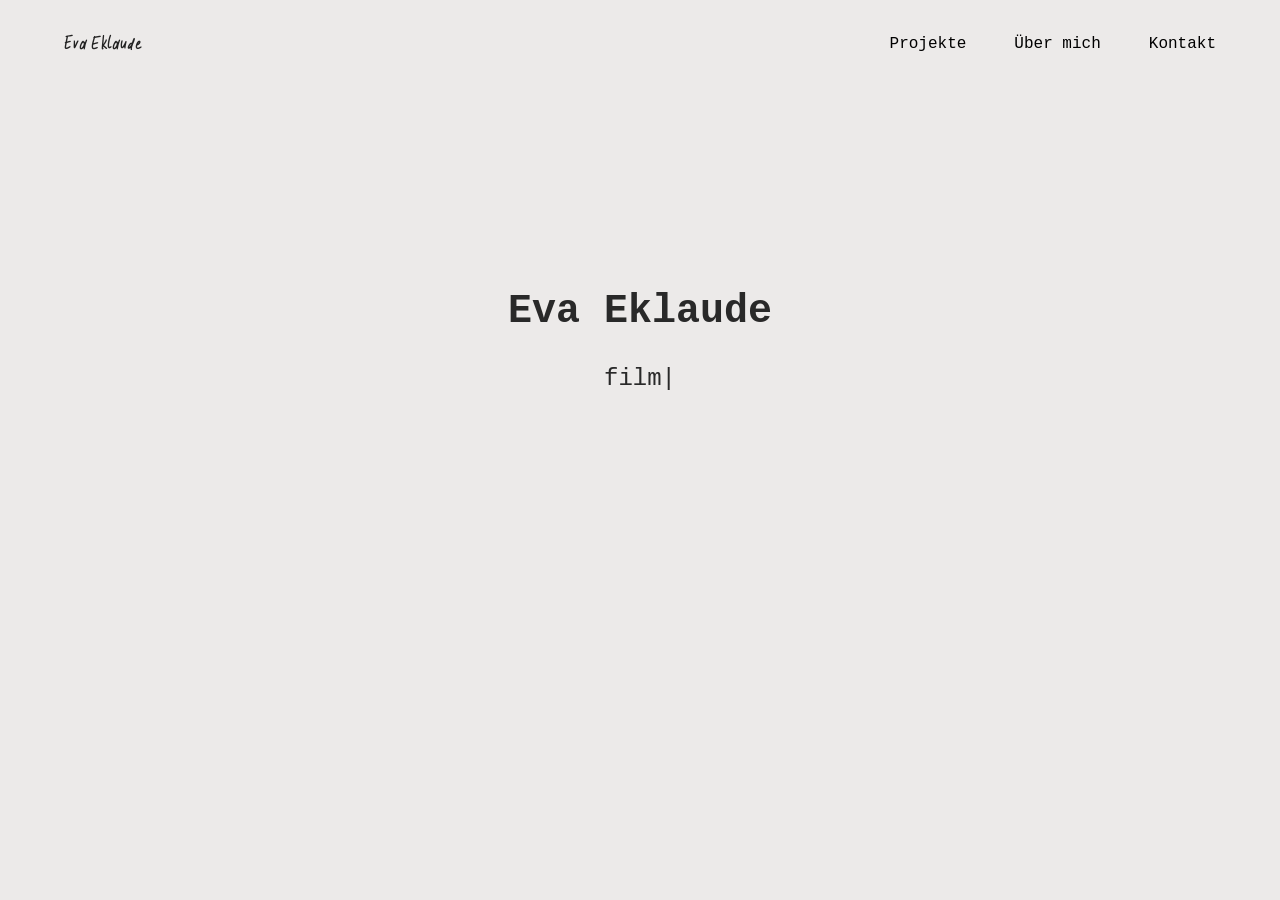
<file: index.html>
<!DOCTYPE html>
<html lang="de">

<head>
  <meta charset="UTF-8">
  <meta name="viewport" content="width=device-width, initial-scale=1.0">
  <title>Portfolio – Startseite</title>
  <link rel="stylesheet" href="assets/css/main.css">
  <link rel="stylesheet" href="assets/css/index.css">
</head>

<body>
  <header>
    <nav>
      <!-- Logo bleibt gleich -->
      <a href="index.html" class="logo">Eva Eklaude</a>
      
      <!-- NEU: Burger Menu Button (nur auf Mobile sichtbar) -->
      <button class="burger-menu" aria-label="Menü öffnen">
        <span></span>
        <span></span>
        <span></span>
      </button>
      
      <!-- WICHTIG: Class "nav-links" am ul hinzufügen! -->
      <ul class="nav-links">
        <li><a href="work.html" class="pencil-link">Projekte</a></li>
        <li><a href="about.html" class="pencil-link">Über mich</a></li>
        <li><a href="contact.html" class="pencil-link">Kontakt</a></li>
      </ul>
    </nav>
  </header>

  <main>
    <section class="hero">
      <h1>Eva Eklaude</h1>
      <p>
     <span id="typewriter"></span><span class="cursor">|</span>
      </p>

    </section>
  </main>



  <script src="assets/js/main.js"></script>
  <script src="assets/js/index.js"></script>
</body>
</html>
</file>
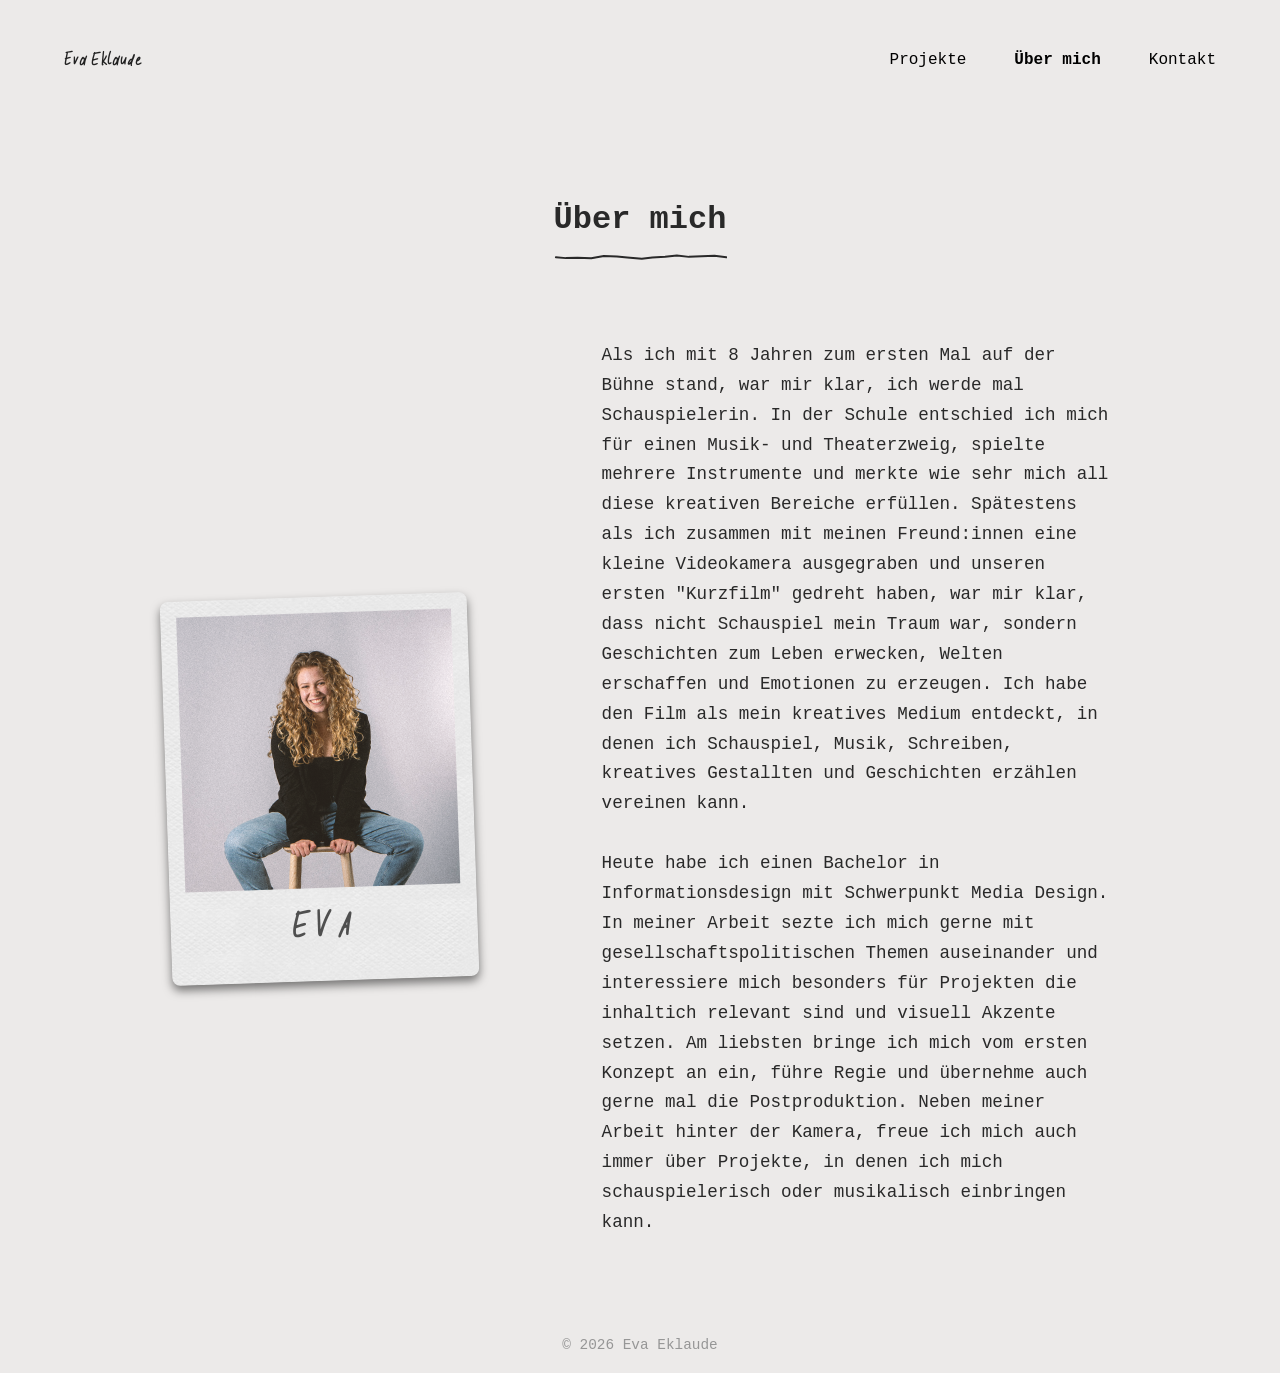
<file: about.html>
<!DOCTYPE html>
<html lang="de">
<head>
  <meta charset="UTF-8">
  <meta name="viewport" content="width=device-width, initial-scale=1.0">
  <title>Portfolio – Über mich</title>
  <link rel="stylesheet" href="assets/css/main.css">
  <link rel="stylesheet" href="assets/css/about.css">
</head>

<body>
  <header>
   <!DOCTYPE html>
<html lang="de">

<head>
  <meta charset="UTF-8">
  <meta name="viewport" content="width=device-width, initial-scale=1.0">
  <title>Portfolio – Beispiel</title>
  <link rel="stylesheet" href="assets/css/main.css">
</head>

<body>
  <header>
    <nav>
      <!-- Logo bleibt gleich -->
      <a href="index.html" class="logo">Eva Eklaude</a>
      
      <!-- NEU: Burger Menu Button (nur auf Mobile sichtbar) -->
      <button class="burger-menu" aria-label="Menü öffnen">
        <span></span>
        <span></span>
        <span></span>
      </button>
      
      <!-- WICHTIG: Class "nav-links" am ul hinzufügen! -->
      <ul class="nav-links">
        <li><a href="work.html" class="pencil-link">Projekte</a></li>
        <li><a href="about.html" class="pencil-link active">Über mich</a></li>
        <li><a href="contact.html" class="pencil-link">Kontakt</a></li>
      </ul>
    </nav>
  </header>

  <main>
    <h1>Über mich</h1>

    <section class="about">
        <div class="polaroid about-polaroid random-rotate">
         <img src="assets/img/portrait.png" alt="Portrait of me">
       <p class="polaroid-caption">Eva</p>
    </div>



      <div class="about-text">
        <p>
      Als ich mit 8 Jahren zum ersten Mal auf der Bühne stand, war mir klar, ich werde mal Schauspielerin. 
      In der Schule entschied ich mich für einen Musik- und Theaterzweig, spielte mehrere Instrumente und merkte wie sehr mich all diese kreativen Bereiche 
      erfüllen. Spätestens als ich zusammen mit meinen Freund:innen eine kleine Videokamera ausgegraben und unseren ersten "Kurzfilm" gedreht haben, war mir
      klar, dass nicht Schauspiel mein Traum war, sondern Geschichten zum Leben erwecken, Welten erschaffen und Emotionen zu erzeugen. Ich habe den Film als 
      mein kreatives Medium entdeckt, in denen ich Schauspiel, Musik, Schreiben, kreatives Gestallten und Geschichten erzählen vereinen kann. 
          <br><br>
      Heute habe ich einen Bachelor in Informationsdesign mit Schwerpunkt Media Design. In meiner Arbeit sezte ich mich gerne mit gesellschaftspolitischen Themen 
      auseinander und interessiere mich besonders für Projekten die inhaltich relevant sind und visuell Akzente setzen. Am liebsten bringe ich mich vom 
      ersten Konzept an ein, führe Regie und übernehme auch gerne mal die Postproduktion. Neben meiner Arbeit hinter der Kamera, freue ich mich auch immer über Projekte, in denen ich mich schauspielerisch oder musikalisch einbringen kann.
        </p>
      </div>
    </section>
  </main>

  <footer>
    <p>&copy; 2026 Eva Eklaude</p>
  </footer>

  <script src="assets/js/main.js"></script>
  <script src="assets/js/about.js"></script>
</body>
</html>
</file>
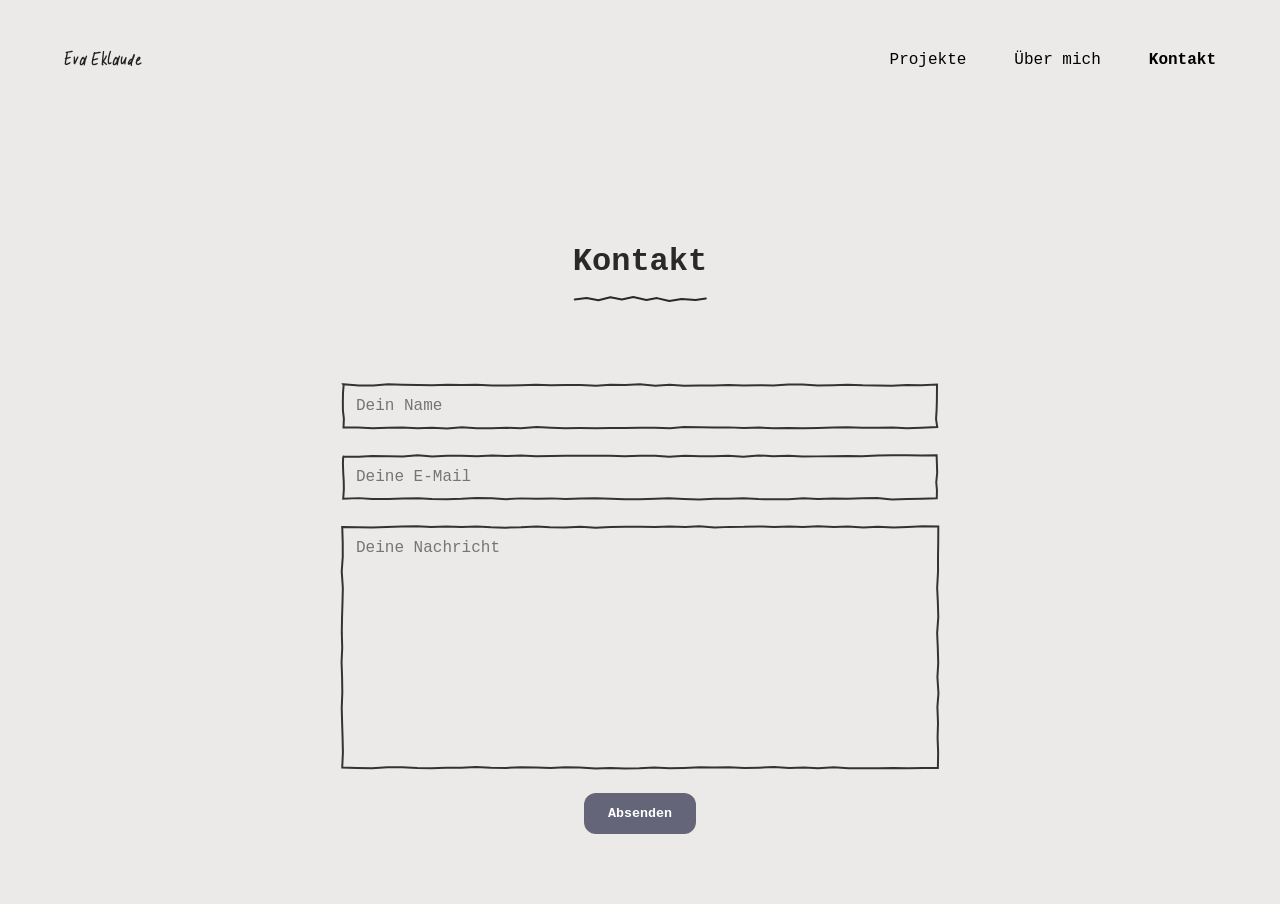
<file: alt contact.html>
<!DOCTYPE html>
<html lang="de">
<head>
  <meta charset="UTF-8">
  <meta name="viewport" content="width=device-width, initial-scale=1.0">
  <title>Portfolio – Kontakt</title>

  <link rel="stylesheet" href="assets/css/main.css">
  <link rel="stylesheet" href="assets/css/contact.css">
</head>

<body>
  <header>
    <!DOCTYPE html>
<html lang="de">

<head>
  <meta charset="UTF-8">
  <meta name="viewport" content="width=device-width, initial-scale=1.0">
  <title>Portfolio – Beispiel</title>
  <link rel="stylesheet" href="assets/css/main.css">
</head>

<body>
  <header>
    <nav>
      <!-- Logo bleibt gleich -->
      <a href="index.html" class="logo">Eva Eklaude</a>
      
      <!-- NEU: Burger Menu Button (nur auf Mobile sichtbar) -->
      <button class="burger-menu" aria-label="Menü öffnen">
        <span></span>
        <span></span>
        <span></span>
      </button>
      
      <!-- WICHTIG: Class "nav-links" am ul hinzufügen! -->
      <ul class="nav-links">
        <li><a href="work.html" class="pencil-link">Projekte</a></li>
        <li><a href="about.html" class="pencil-link">Über mich</a></li>
        <li><a href="contact.html" class="pencil-link active">Kontakt</a></li>
      </ul>
    </nav>
  </header>

  </header>

  <main>
    <section class="contact">
      <h1>Kontakt</h1>
       <form id="contact-form">
  <div class="input-wrapper">
    <input type="text" name="name" placeholder="Dein Name" required>
  </div>
  <div class="input-wrapper">
    <input type="email" name="email" placeholder="Deine E-Mail" required>
  </div>
  <div class="input-wrapper">
    <textarea name="message" placeholder="Deine Nachricht" rows="12" required></textarea>
  </div>
  <button type="submit">Absenden</button>
</form>
    
      <p id="success-msg">
        Danke! Deine Nachricht wurde erfolgreich gesendet.
      </p>
    </section>
  </main>

  <script src="assets/js/main.js"></script>
  <script src="assets/js/contact.js"></script>
</body>
</html>
</file>
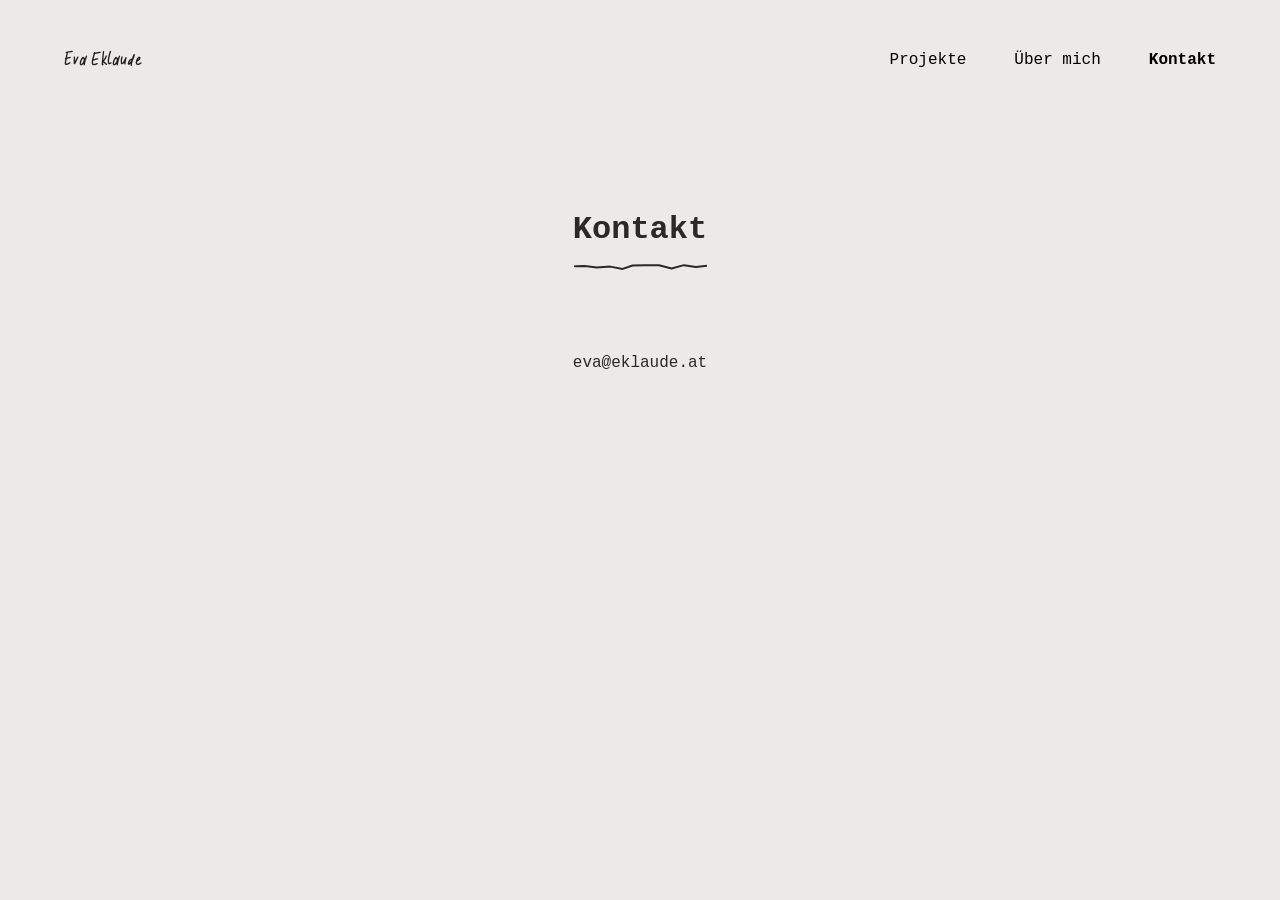
<file: contact.html>
<!DOCTYPE html>
<html lang="de">
<head>
  <meta charset="UTF-8">
  <meta name="viewport" content="width=device-width, initial-scale=1.0">
  <title>Portfolio – Kontakt</title>

  <link rel="stylesheet" href="assets/css/main.css">
  <link rel="stylesheet" href="assets/css/contact.css">
</head>

<body>
  <header>
    <!DOCTYPE html>
<html lang="de">

<head>
  <meta charset="UTF-8">
  <meta name="viewport" content="width=device-width, initial-scale=1.0">
  <title>Portfolio – Beispiel</title>
  <link rel="stylesheet" href="assets/css/main.css">
</head>

<body>
  <header>
    <nav>
      <!-- Logo bleibt gleich -->
      <a href="index.html" class="logo">Eva Eklaude</a>
      
      <!-- NEU: Burger Menu Button (nur auf Mobile sichtbar) -->
      <button class="burger-menu" aria-label="Menü öffnen">
        <span></span>
        <span></span>
        <span></span>
      </button>
      
      <!-- WICHTIG: Class "nav-links" am ul hinzufügen! -->
      <ul class="nav-links">
        <li><a href="work.html" class="pencil-link">Projekte</a></li>
        <li><a href="about.html" class="pencil-link">Über mich</a></li>
        <li><a href="contact.html" class="pencil-link active">Kontakt</a></li>
      </ul>
    </nav>
  </header>

  <main>
    <section class="contact">
      <h1>Kontakt</h1>
      <p> eva@eklaude.at</p>
    </section>

  </main>

  <script src="assets/js/main.js"></script>
  <script src="assets/js/contact.js"></script>
</body>
</html>
</file>
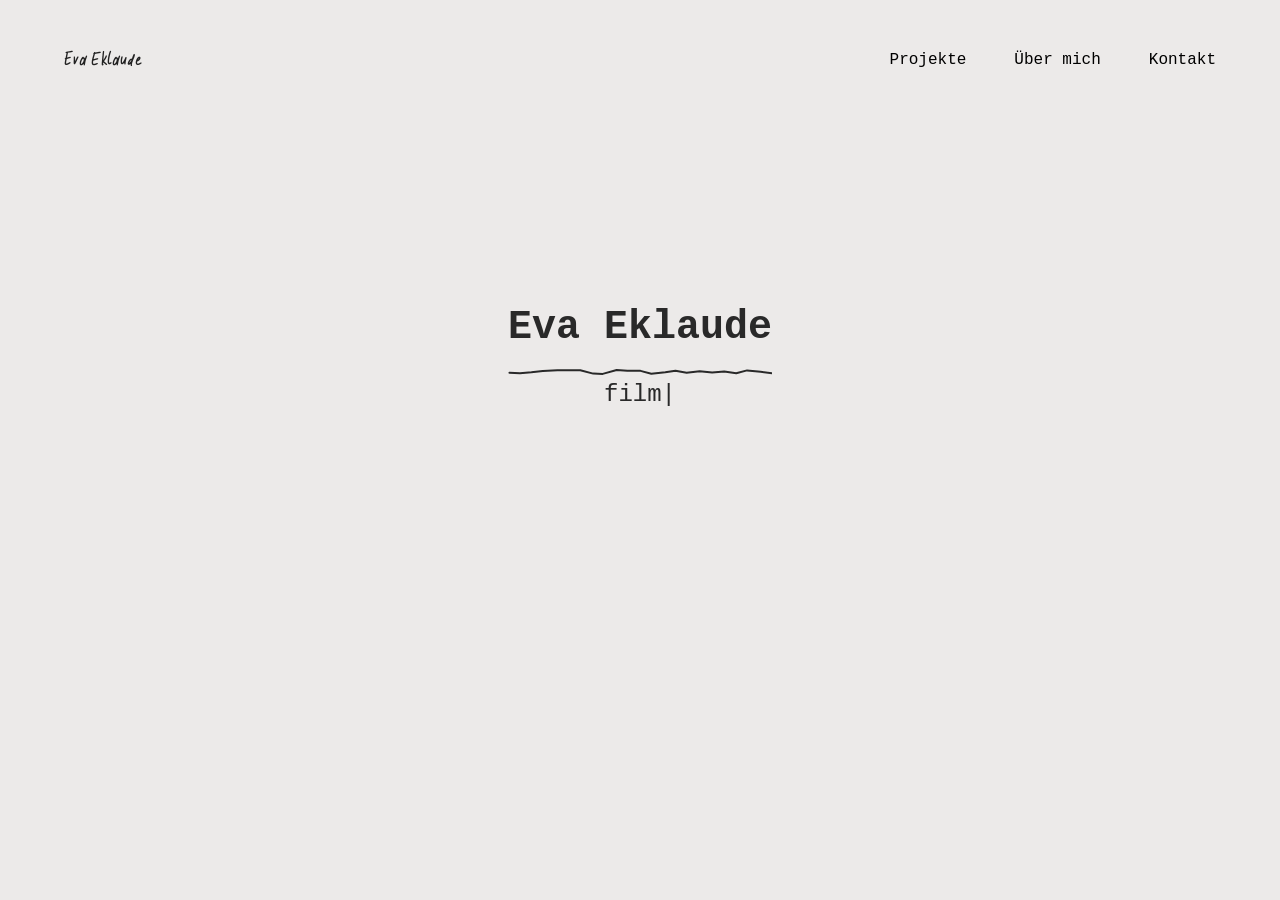
<file: home.html>
<!DOCTYPE html>
<html lang="de">

<head>
  <meta charset="UTF-8">
  <meta name="viewport" content="width=device-width, initial-scale=1.0">
  <title>Portfolio – Startseite</title>
  <link rel="stylesheet" href="assets/css/main.css">
  <link rel="stylesheet" href="assets/css/home.css">
</head>

<body>
  <header>
   <!DOCTYPE html>
<html lang="de">

<head>
  <meta charset="UTF-8">
  <meta name="viewport" content="width=device-width, initial-scale=1.0">
  <title>Portfolio – Beispiel</title>
  <link rel="stylesheet" href="assets/css/main.css">
</head>

<body>
  <header>
    <nav>
      <!-- Logo bleibt gleich -->
      <a href="home.html" class="logo">Eva Eklaude</a>
      
      <!-- NEU: Burger Menu Button (nur auf Mobile sichtbar) -->
      <button class="burger-menu" aria-label="Menü öffnen">
        <span></span>
        <span></span>
        <span></span>
      </button>
      
      <!-- WICHTIG: Class "nav-links" am ul hinzufügen! -->
      <ul class="nav-links">
        <li><a href="work.html" class="pencil-link">Projekte</a></li>
        <li><a href="about.html" class="pencil-link">Über mich</a></li>
        <li><a href="contact.html" class="pencil-link">Kontakt</a></li>
      </ul>
    </nav>
  </header>

  <main>
    <section class="hero">
      <h1>Eva Eklaude</h1>
      <p>
     <span id="typewriter"></span><span class="cursor">|</span>
      </p>

    </section>
  </main>



  <script src="assets/js/main.js"></script>
  <script src="assets/js/home.js"></script>
</body>
</html>
</file>
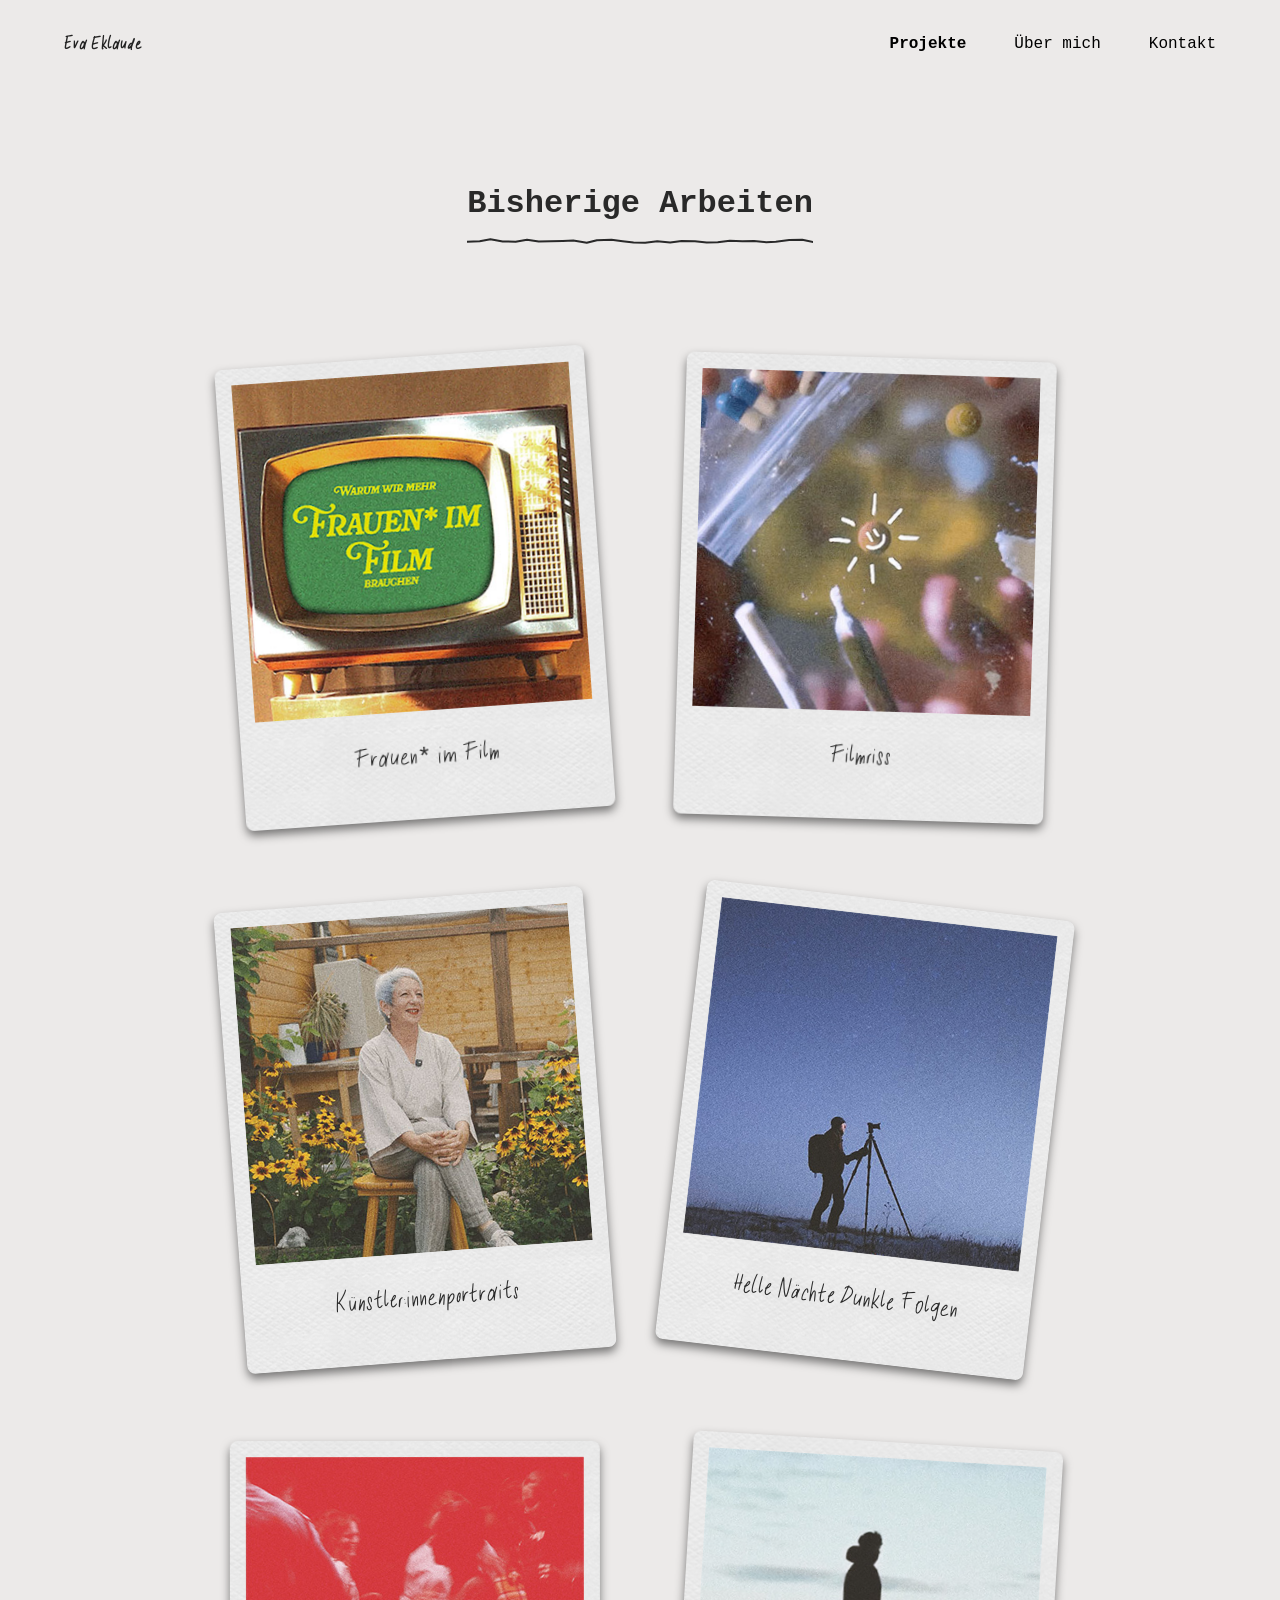
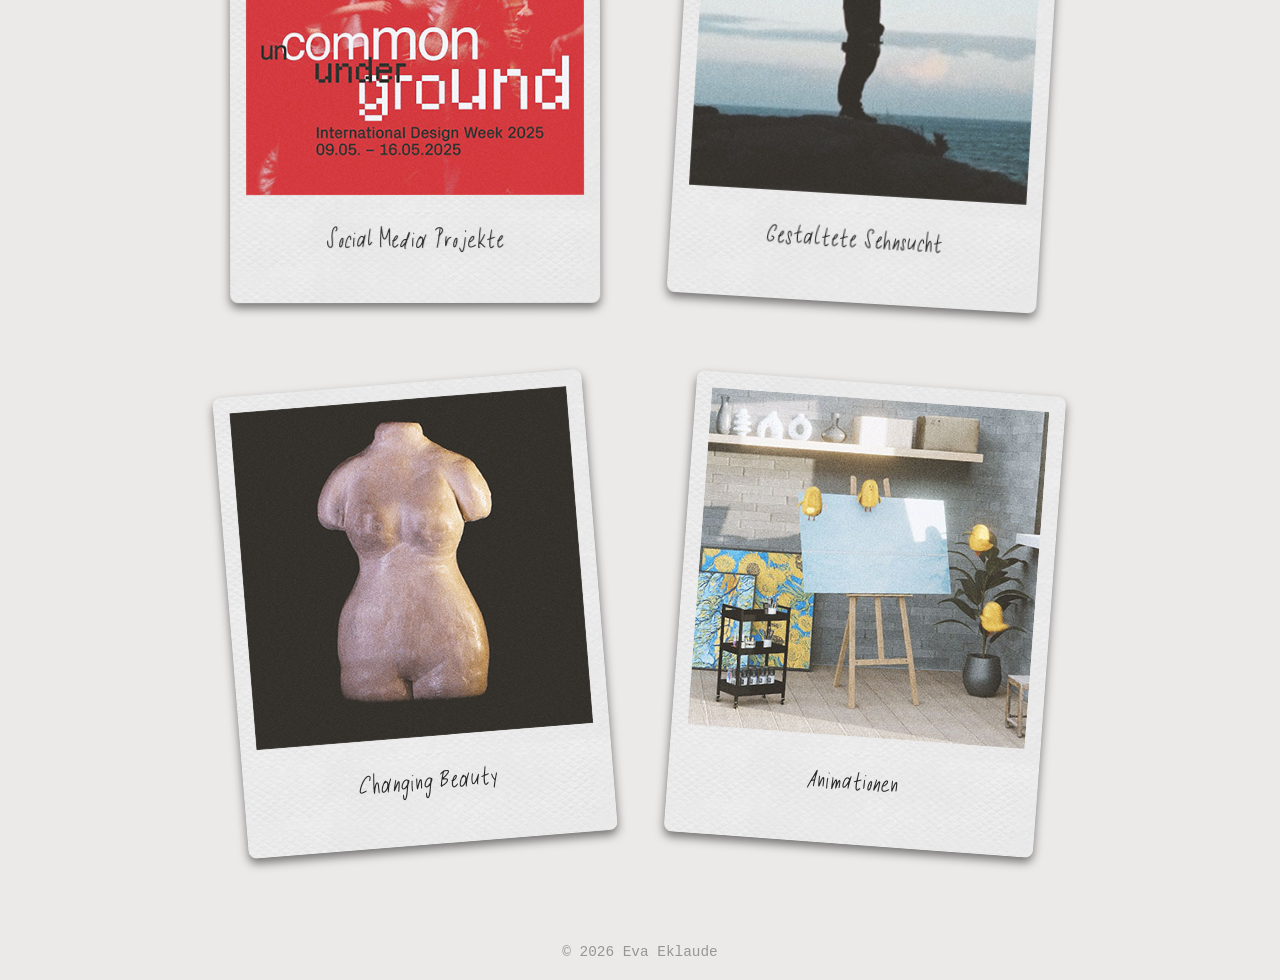
<file: work.html>
<!DOCTYPE html>
<html lang="de">
<head>
  <meta charset="UTF-8">
  <meta name="viewport" content="width=device-width, initial-scale=1.0">
  <title>Portfolio – Projekte</title>
  <link rel="stylesheet" href="assets/css/main.css">
  <link rel="stylesheet" href="assets/css/work.css">
</head>
<body>
  <header>
<nav>
  <a href="index.html" class="logo">Eva Eklaude</a>
  
  <!-- NEU: Burger Menu Button -->
  <button class="burger-menu" aria-label="Menü öffnen">
    <span></span>
    <span></span>
    <span></span>
  </button>
  
  <!-- NEU: Class "nav-links" am ul -->
  <ul class="nav-links">
    <li><a href="work.html" class="pencil-link active">Projekte</a></li>
    <li><a href="about.html" class="pencil-link">Über mich</a></li>
    <li><a href="contact.html" class="pencil-link">Kontakt</a></li>
  </ul>
</nav>
  </header>

  <main>
    <section class="projects-section">
      <h1>Bisherige Arbeiten</h1>
      <div class="project-gallery"></div>
    </section>
  </main>

  <footer>
    <p>&copy; 2026 Eva Eklaude</p>
  </footer>

  <script src="assets/js/main.js"></script>
  <script src="assets/js/workoverview_gallery.js"></script>
</body>
</html>
</file>
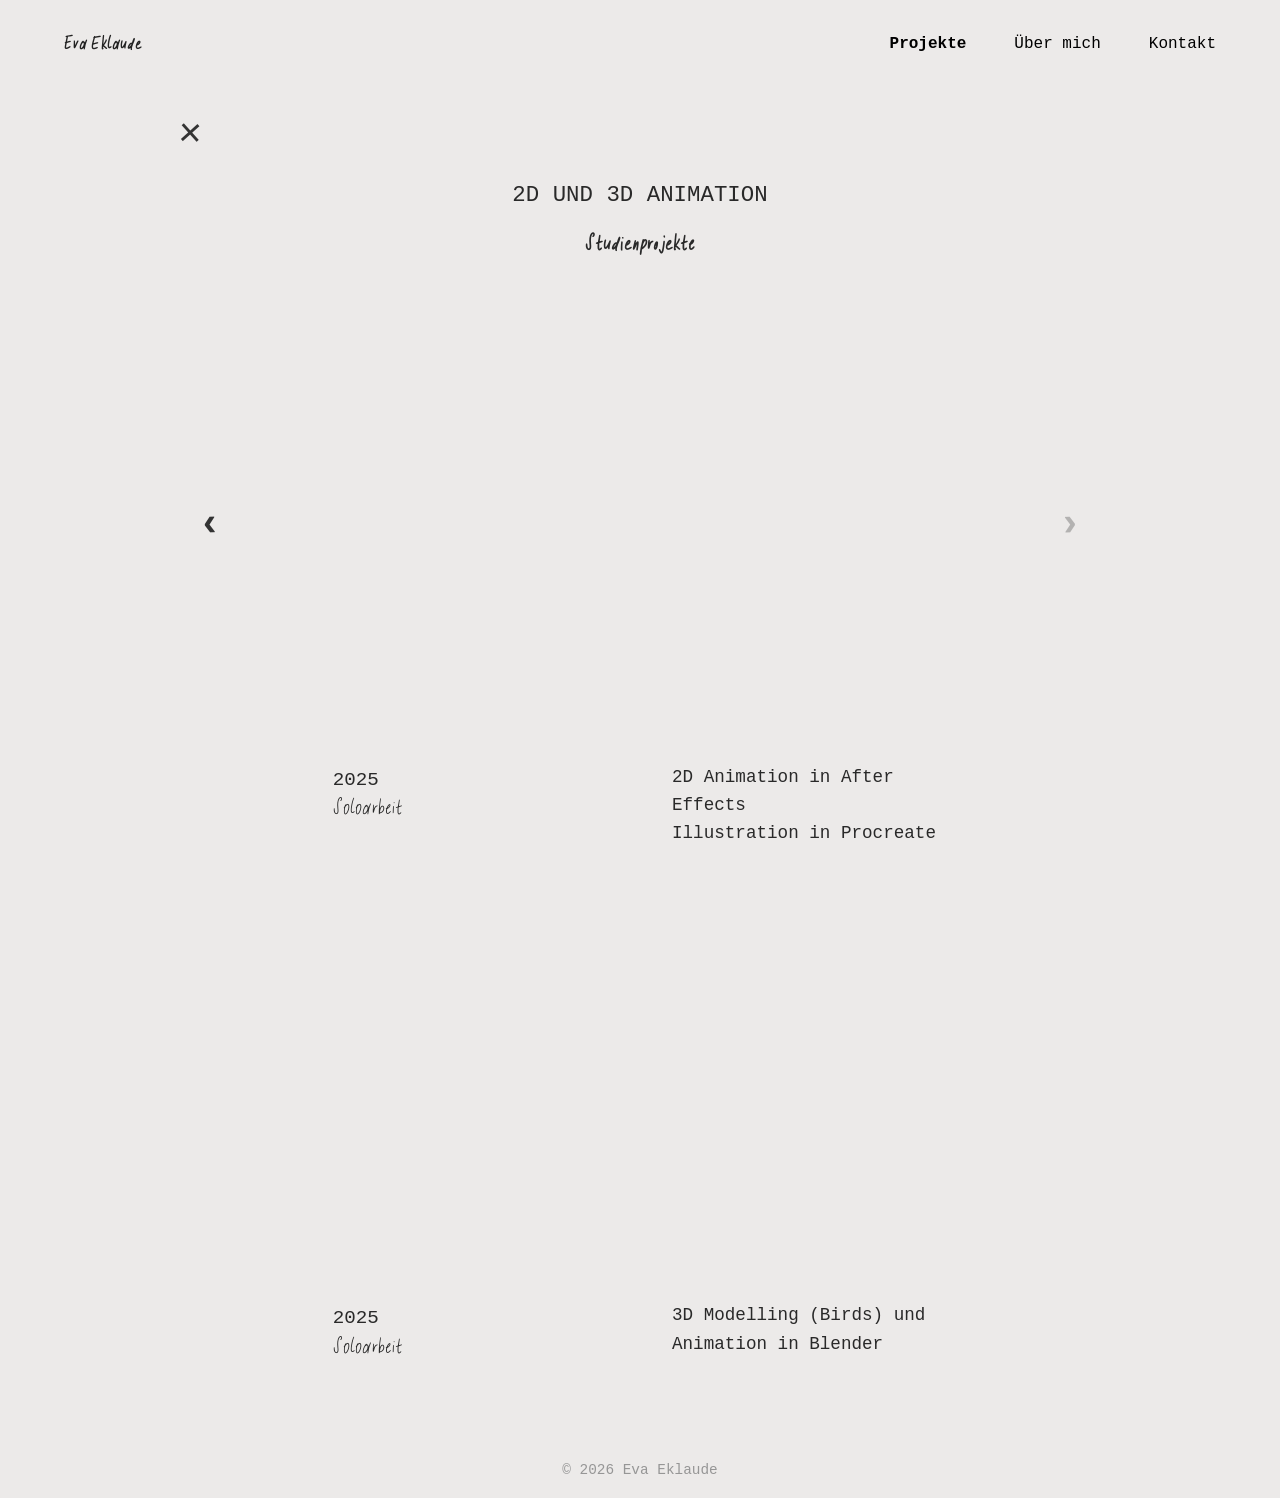
<file: projects/animation.html>
<!DOCTYPE html>
<html lang="de">
<head>
  <meta charset="UTF-8">
  <meta name="viewport" content="width=device-width, initial-scale=1.0">
  <title>Animation</title>
  <link rel="stylesheet" href="../assets/css/main.css">
  <link rel="stylesheet" href="../assets/css/projects.css">
</head>
<body>
  <header>
   <nav>
  <a href="/Portfolio/index.html" class="logo">Eva Eklaude</a>
  
  <!-- NEU: Burger Button -->
  <button class="burger-menu" aria-label="Menü öffnen">
    <span></span>
    <span></span>
    <span></span>
  </button>
  
  <!-- Class hinzufügen: nav-links -->
  <ul class="nav-links">
    <li><a href="../work.html" class="pencil-link active">Projekte</a></li>
    <li><a href="../about.html" class="pencil-link">Über mich</a></li>
    <li><a href="../contact.html" class="pencil-link">Kontakt</a></li>
  </ul>
</nav>
  </header>

  <main>
    <button class="project-nav-back" aria-label="Zurück zur Übersicht">×</button>

    <h1 class="project-title">2D UND 3D ANIMATION</h1>
    <h2 class="project-subtitle">Studienprojekte</h2>

    <!-- Projekt Video -->
    <section class="project-hero">
      <!-- Projekt Navigation -->
      <div class="project-navigation">
        <button class="project-nav-btn project-nav-prev" aria-label="Vorheriges Projekt">‹</button>
        <button class="project-nav-btn project-nav-next" aria-label="Nächstes Projekt">›</button>
      </div>
      
      <div class="video-wrapper">
       <iframe width="560" height="315" src="https://www.youtube.com/embed/mO6Vec6usXs">
      </iframe>
      </div>
    </section>

    <!-- Projektdetails -->
    <section class="project-details">
      <div class="details-left">
        <p>2025 <br> Soloarbeit</p>
      </div>
      <div class="details-right">
        <p>
           2D Animation in After Effects <br> Illustration in Procreate 
        </p>
      </div>
    </section>

    <div class="video-wrapper">
       <iframe width="560" height="315" src="https://www.youtube.com/embed/JrEGiCy2VX4">
      </iframe>
      </div>
    </section>

    <!-- Projektdetails -->
    <section class="project-details">
      <div class="details-left">
        <p>2025 <br> Soloarbeit</p>
      </div>
      <div class="details-right">
        <p>
          3D Modelling (Birds) und Animation in Blender
        </p>
      </div>
    </section>

    
  </main>

  <footer>
    <p>&copy; 2026 Eva Eklaude</p>
  </footer>

  <script src="../assets/js/main.js"></script>
  <script src="../assets/js/projects.js"></script>
  <script src="../assets/js/project-navigation.js"></script>

</body>
</html>
</file>
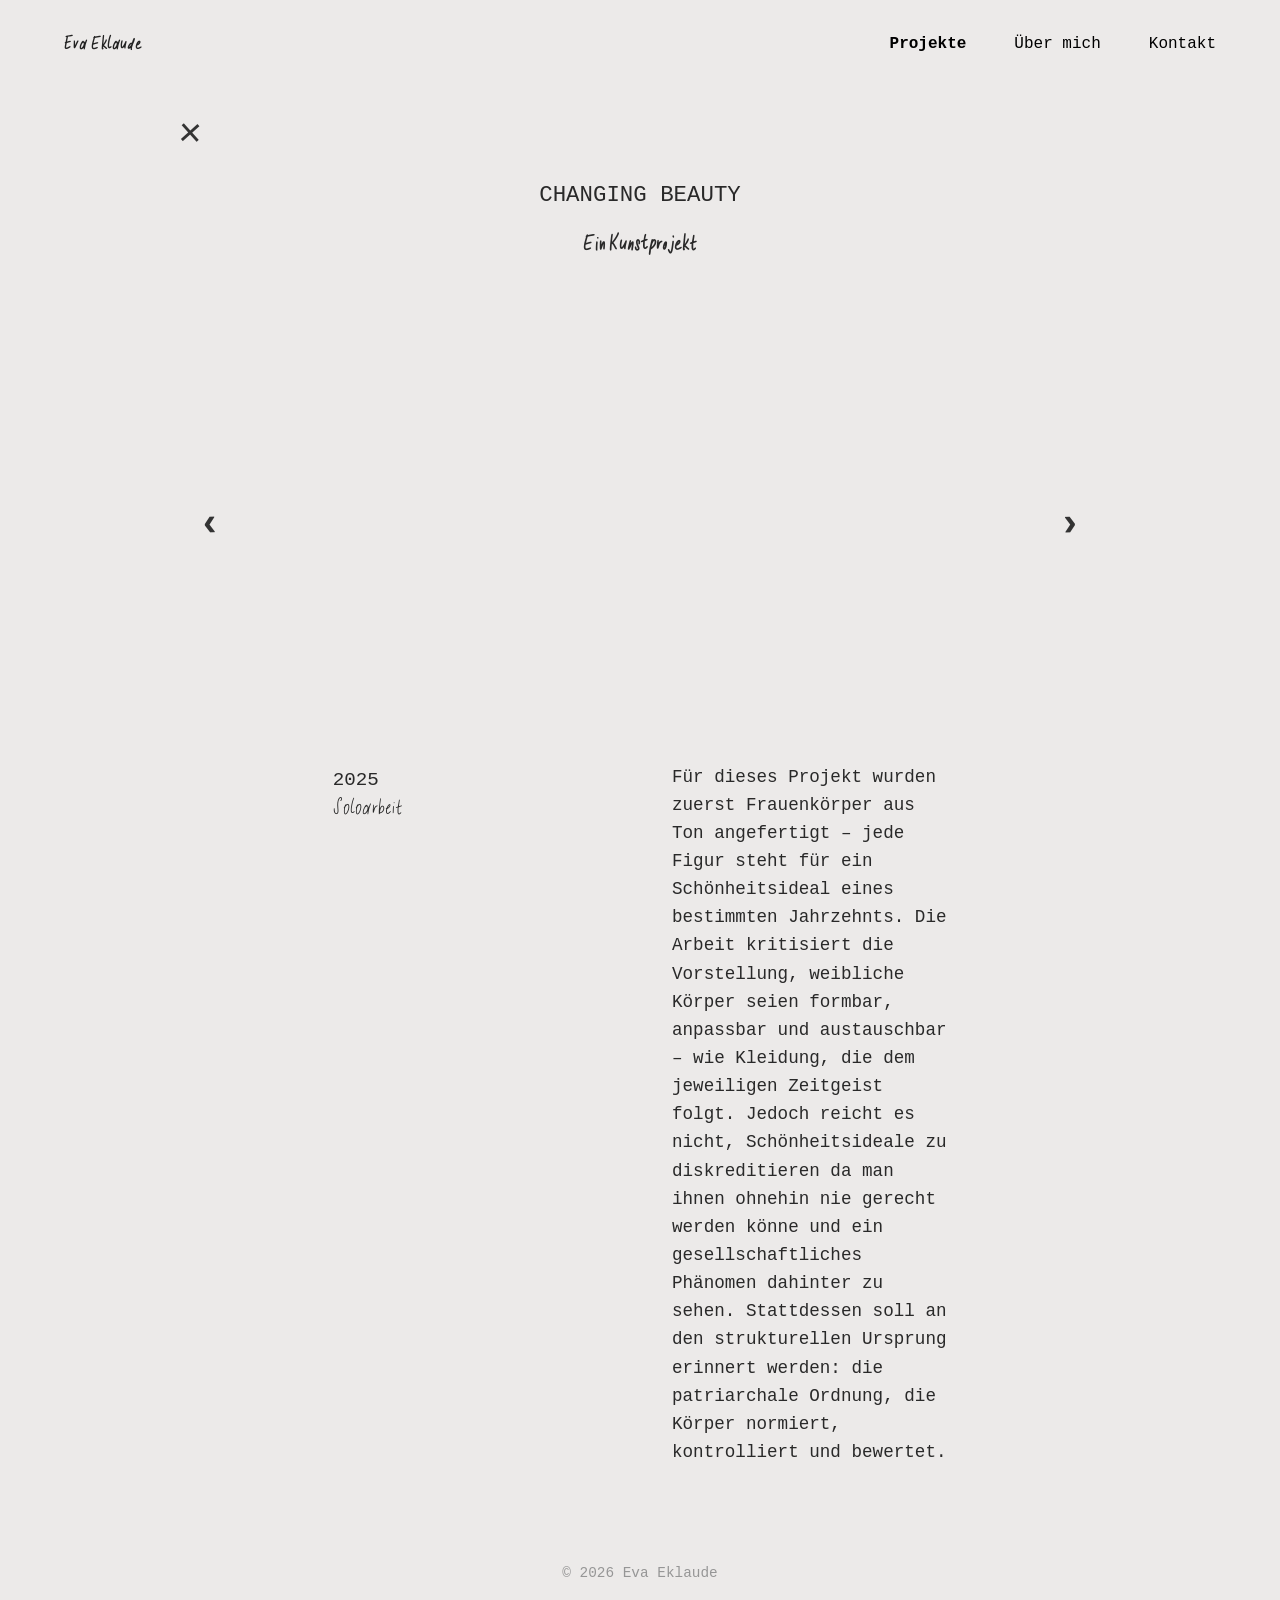
<file: projects/changing-beauty.html>
<!DOCTYPE html>
<html lang="de">
<head>
  <meta charset="UTF-8">
  <meta name="viewport" content="width=device-width, initial-scale=1.0">
  <title>Changing Beauty</title>
  <link rel="stylesheet" href="../assets/css/main.css">
  <link rel="stylesheet" href="../assets/css/projects.css">
</head>
<body>
  <header>
      <nav>
  <a href="/Portfolio/index.html" class="logo">Eva Eklaude</a>
  
  <!-- NEU: Burger Button -->
  <button class="burger-menu" aria-label="Menü öffnen">
    <span></span>
    <span></span>
    <span></span>
  </button>
  
  <!-- Class hinzufügen: nav-links -->
  <ul class="nav-links">
    <li><a href="../work.html" class="pencil-link active">Projekte</a></li>
    <li><a href="../about.html" class="pencil-link">Über mich</a></li>
    <li><a href="../contact.html" class="pencil-link">Kontakt</a></li>
  </ul>
</nav>
  </header>

  <main>
    <button class="project-nav-back" aria-label="Zurück zur Übersicht">×</button>

    <h1 class="project-title">CHANGING BEAUTY</h1>
    <h2 class="project-subtitle">Ein Kunstprojekt</h2>

    <!-- Projekt Video -->
    <section class="project-hero">
      <!-- Projekt Navigation -->
      <div class="project-navigation">
        <button class="project-nav-btn project-nav-prev" aria-label="Vorheriges Projekt">‹</button>
        <button class="project-nav-btn project-nav-next" aria-label="Nächstes Projekt">›</button>
      </div>
      
      <div class="video-wrapper">
       <iframe width="560" height="315" src="https://www.youtube.com/embed/afWjwpSjbB8">
      </iframe>
      </div>
    </section>

    <!-- Projektdetails -->
    <section class="project-details">
      <div class="details-left">
        <p>2025 <br> Soloarbeit</p>
      </div>
      <div class="details-right">
        <p>
          Für dieses Projekt wurden zuerst Frauenkörper aus Ton angefertigt  – jede Figur steht für ein Schönheitsideal eines bestimmten Jahrzehnts. 
Die Arbeit kritisiert die Vorstellung, weibliche Körper seien formbar, anpassbar und austauschbar – wie Kleidung, die dem jeweiligen Zeitgeist folgt. Jedoch reicht es nicht, Schönheitsideale zu diskreditieren da man ihnen ohnehin nie gerecht werden könne und ein gesellschaftliches Phänomen dahinter zu sehen. Stattdessen soll an den strukturellen Ursprung erinnert werden: die patriarchale Ordnung, die Körper normiert, kontrolliert und bewertet.​​​​​​​
        </p>
      </div>
    </section>

   
  </main>

  <footer>
    <p>&copy; 2026 Eva Eklaude</p>
  </footer>

  <script src="../assets/js/main.js"></script>
  <script src="../assets/js/projects.js"></script>
  <script src="../assets/js/project-navigation.js"></script>

</body>
</html>
</file>
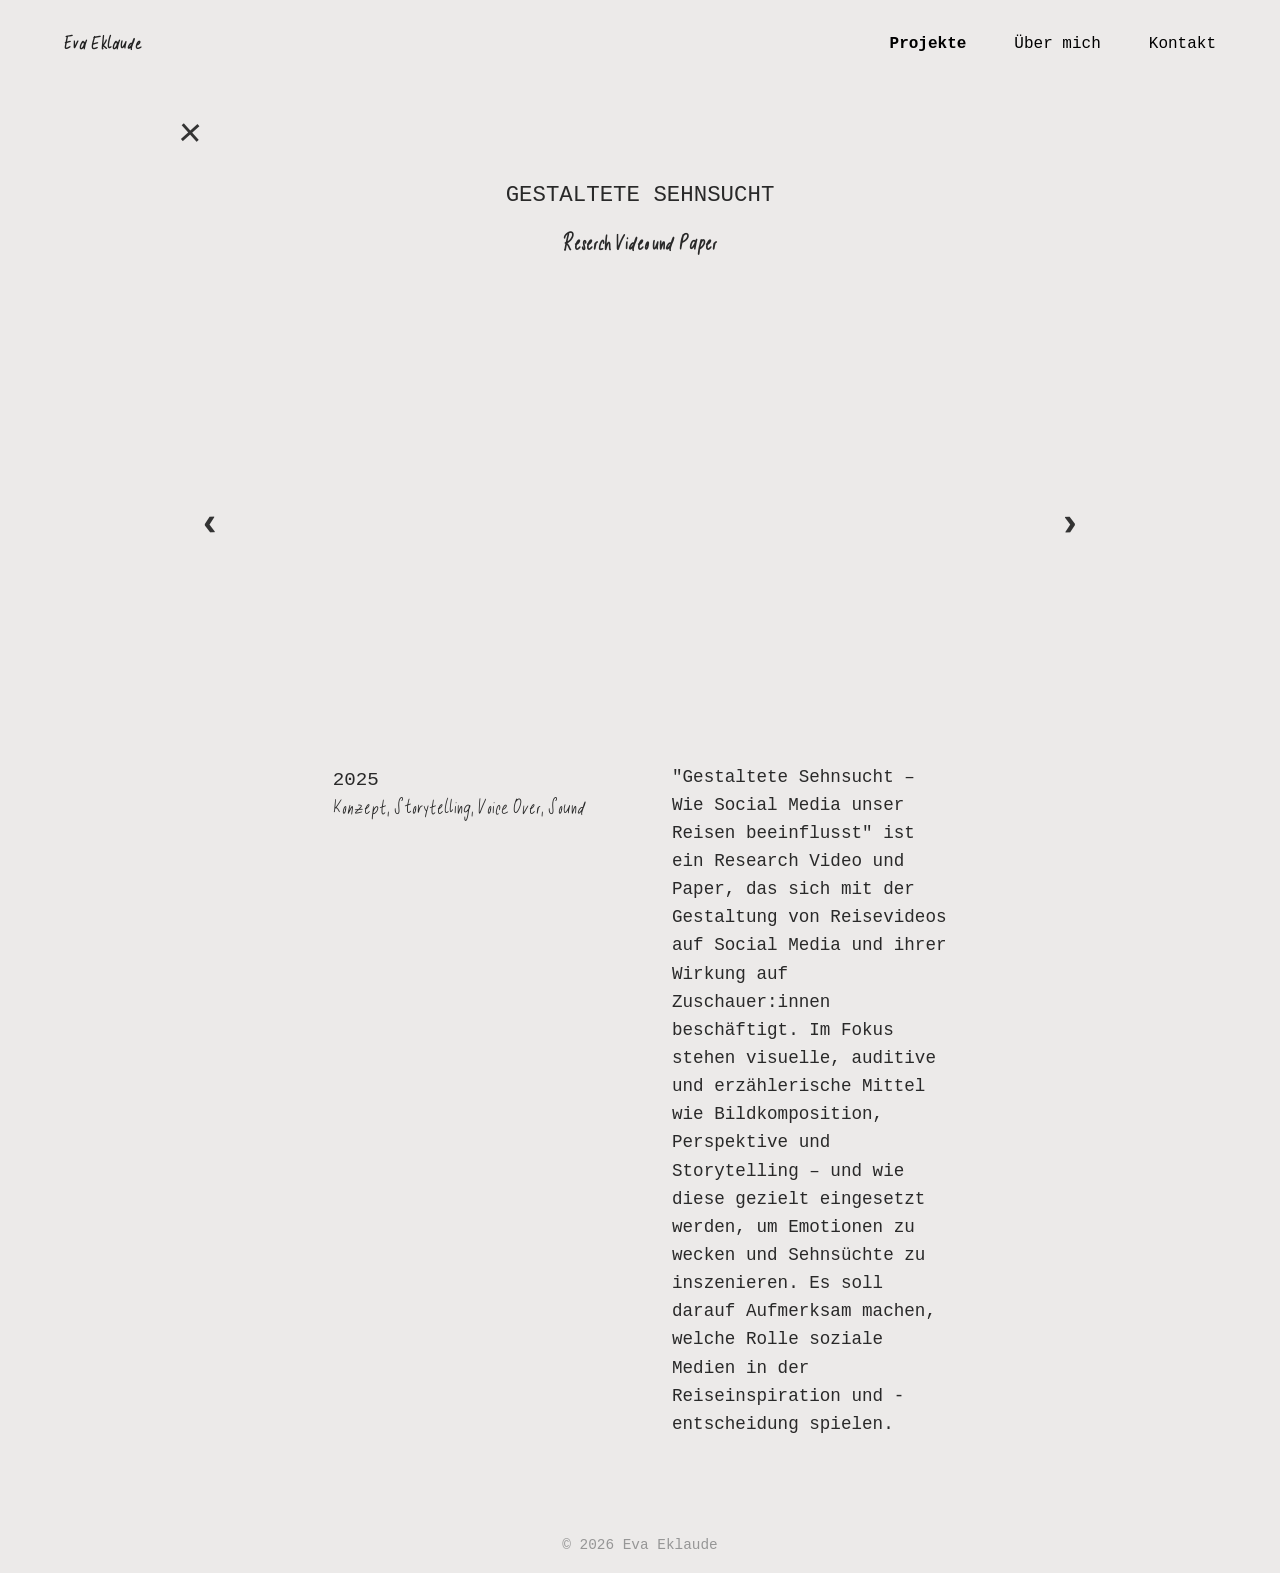
<file: projects/gestaltete-sehnsucht.html>
<!DOCTYPE html>
<html lang="de">
<head>
  <meta charset="UTF-8">
  <meta name="viewport" content="width=device-width, initial-scale=1.0">
  <title>Gestaltete Sehnsucht</title>
  <link rel="stylesheet" href="../assets/css/main.css">
  <link rel="stylesheet" href="../assets/css/projects.css">
</head>
<body>
  <header>
      <nav>
  <a href="/Portfolio/index.html" class="logo">Eva Eklaude</a>
  
  <!-- NEU: Burger Button -->
  <button class="burger-menu" aria-label="Menü öffnen">
    <span></span>
    <span></span>
    <span></span>
  </button>
  
  <!-- Class hinzufügen: nav-links -->
  <ul class="nav-links">
    <li><a href="../work.html" class="pencil-link active">Projekte</a></li>
    <li><a href="../about.html" class="pencil-link">Über mich</a></li>
    <li><a href="../contact.html" class="pencil-link">Kontakt</a></li>
  </ul>
</nav>
  </header>

  <main>
    <button class="project-nav-back" aria-label="Zurück zur Übersicht">×</button>

    <h1 class="project-title">GESTALTETE SEHNSUCHT</h1>
    <h2 class="project-subtitle">Reserch Video und Paper</h2>

    <!-- Projekt Video -->
    <section class="project-hero">
      <!-- Projekt Navigation -->
      <div class="project-navigation">
        <button class="project-nav-btn project-nav-prev" aria-label="Vorheriges Projekt">‹</button>
        <button class="project-nav-btn project-nav-next" aria-label="Nächstes Projekt">›</button>
      </div>
      
      <div class="video-wrapper">
       <iframe width="560" height="315" src="https://www.youtube.com/embed/VgUKGMAPgoY">
      </iframe>
      </div>
    </section>

    <!-- Projektdetails -->
    <section class="project-details">
      <div class="details-left">
        <p>2025 <br> Konzept, Storytelling, Voice Over, Sound</p>
      </div>
      <div class="details-right">
        <p>
        "Gestaltete Sehnsucht – Wie Social Media unser Reisen beeinflusst" ist ein Research Video und Paper, das sich mit der Gestaltung von Reisevideos auf Social Media und ihrer Wirkung auf Zuschauer:innen beschäftigt. Im Fokus stehen visuelle, auditive und erzählerische Mittel wie Bildkomposition, Perspektive und Storytelling – und wie diese gezielt eingesetzt werden, um Emotionen zu wecken und Sehnsüchte zu inszenieren. Es soll darauf Aufmerksam machen, welche Rolle soziale Medien in der Reiseinspiration und -entscheidung spielen.
        </p>
      </div>
    </section>
  </main>

  <footer>
    <p>&copy; 2026 Eva Eklaude</p>
  </footer>

  <script src="../assets/js/main.js"></script>
  <script src="../assets/js/projects.js"></script>
  <script src="../assets/js/project-navigation.js"></script>

</body>
</html>
</file>
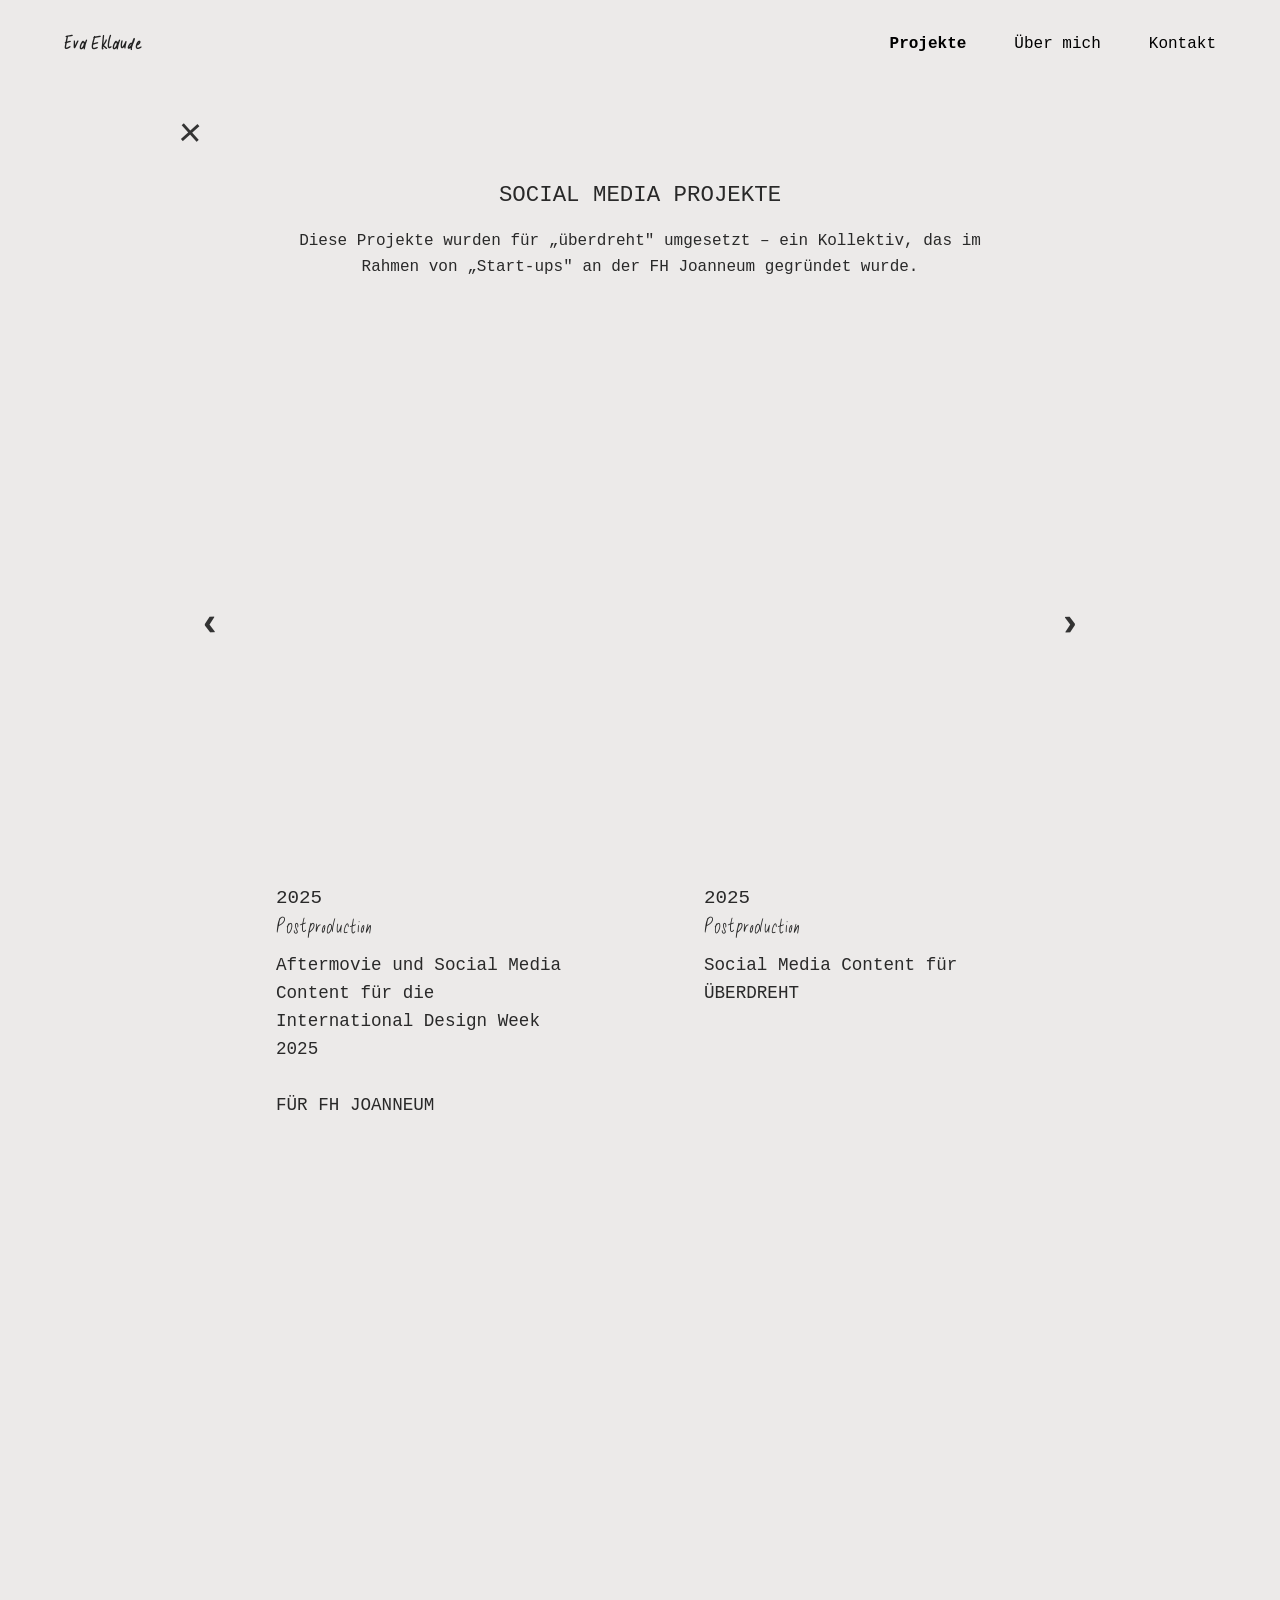
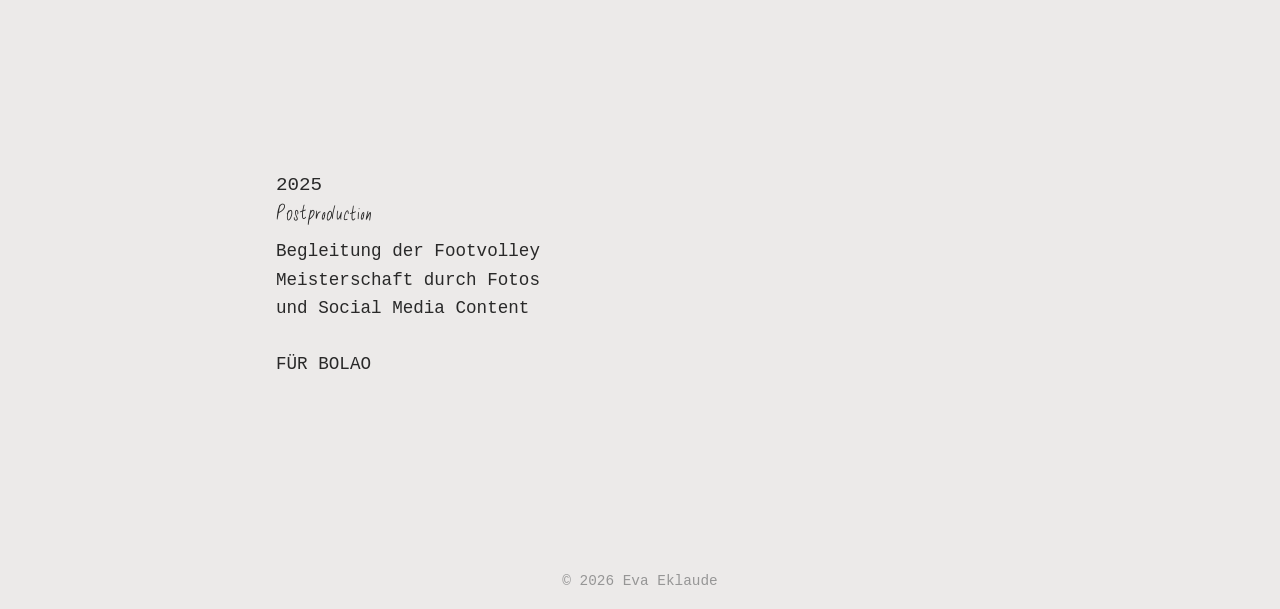
<file: projects/social-media.html>
<!DOCTYPE html>
<html lang="de">
<head>
  <meta charset="UTF-8">
  <meta name="viewport" content="width=device-width, initial-scale=1.0">
  <title>Social Media</title>
  <link rel="stylesheet" href="../assets/css/main.css">
  <link rel="stylesheet" href="../assets/css/projects.css">
</head>
<body>
  <header>
     <nav>
  <a href="/Portfolio/index.html" class="logo">Eva Eklaude</a>
  
  <!-- NEU: Burger Button -->
  <button class="burger-menu" aria-label="Menü öffnen">
    <span></span>
    <span></span>
    <span></span>
  </button>
  
  <!-- Class hinzufügen: nav-links -->
  <ul class="nav-links">
    <li><a href="../work.html" class="pencil-link active">Projekte</a></li>
    <li><a href="../about.html" class="pencil-link">Über mich</a></li>
    <li><a href="../contact.html" class="pencil-link">Kontakt</a></li>
  </ul>
</nav>
  </header>

  <main>
    <button class="project-nav-back" aria-label="Zurück zur Übersicht">×</button>

    <h1 class="project-title">SOCIAL MEDIA PROJEKTE</h1>
    <p class="project-intro">
      Diese Projekte wurden für „überdreht" umgesetzt – ein Kollektiv, das im Rahmen von „Start-ups" an der FH Joanneum gegründet wurde. </p>

    <!-- Erste Video-Paar Section -->
    <section class="portrait-video-section">
      <!-- Videos Row (wie .project-hero) -->
      <div class="portrait-video-row">
        <!-- Projekt Navigation -->
        <div class="project-navigation">
          <button class="project-nav-btn project-nav-prev" aria-label="Vorheriges Projekt">‹</button>
          <button class="project-nav-btn project-nav-next" aria-label="Nächstes Projekt">›</button>
        </div>
        
        <!-- Video 1 -->
        <div class="portrait-video-wrapper">
          <iframe src="https://www.youtube.com/embed/gN00_4p5u5A" 
                  title="Video 1" 
                  allow="accelerometer; autoplay; clipboard-write; encrypted-media; gyroscope; picture-in-picture" 
                  allowfullscreen>
          </iframe>
        </div>

        <!-- Video 2 -->
        <div class="portrait-video-wrapper">
          <iframe src="https://www.youtube.com/embed/h5lV9Am79MU" 
                  title="Video 2" 
                  allow="accelerometer; autoplay; clipboard-write; encrypted-media; gyroscope; picture-in-picture" 
                  allowfullscreen>
          </iframe>
        </div>
      </div>

      <!-- Details Row -->
      <div class="portrait-details-row">
        <!-- Details für Video 1 -->
        <div class="portrait-video-details">
          <p class="year">2025<br> Postproduction</p>
          <p class="description">
            Aftermovie und Social Media Content für die International Design Week 2025 <br><br> FÜR FH JOANNEUM
          </p>
        </div>

        <!-- Details für Video 2 -->
        <div class="portrait-video-details">
          <p class="year">2025 <br> Postproduction</p>
          <p class="description">
            Social Media Content für ÜBERDREHT
          </p>
        </div>
      </div>
    </section>

    <!-- Zweite Video-Paar Section -->
    <section class="portrait-video-section">
      <!-- Videos Row -->
      <div class="portrait-video-row">
        <!-- Video 3 -->
        <div class="portrait-video-wrapper">
          <iframe src="https://www.youtube.com/embed/bxrFnr3-TLQ" 
                  title="Video 3" 
                  allow="accelerometer; autoplay; clipboard-write; encrypted-media; gyroscope; picture-in-picture" 
                  allowfullscreen>
          </iframe>
        </div>

        <!-- Video 4 -->
        <div class="portrait-video-wrapper">
          <iframe src="https://www.youtube.com/embed/97MneX9QLCY" 
                  title="Video 4" 
                  allow="accelerometer; autoplay; clipboard-write; encrypted-media; gyroscope; picture-in-picture" 
                  allowfullscreen>
          </iframe>
        </div>
      </div>

      <!-- Details Row -->
      <div class="portrait-details-row">
        <!-- Details für Video 3 -->
        <div class="portrait-video-details">
          <p class="year">2025 <br> Postproduction</p>
          <p class="description">
            Begleitung der Footvolley Meisterschaft durch Fotos und Social Media Content <br><br> FÜR BOLAO
          </p>
        </div>

        <!-- Details für Video 4 -->
        <div class="portrait-video-details">
          <p class="year"> </p>
          <p class="description">
          
          </p>
        </div>
      </div>
    </section>
  </main> 

  <footer>
    <p>&copy; 2026 Eva Eklaude</p>
  </footer>


  <script src="../assets/js/main.js"></script>
  <script src="../assets/js/projects.js"></script>
  <script src="../assets/js/project-navigation.js"></script>

</body>
</html>
</file>
<file: assets/css/main.css>
@font-face {
    font-family: 'Handwriting';
    src: url('../fonts/Handwriting-Regular.woff2') format('woff2'),
         url('../fonts/Handwriting-Regular.woff') format('woff');
    font-weight: normal;
    font-style: normal;
    font-display: swap;
}

:root {
    --font-main: "Courier New", Courier, monospace;
    --font-bold: 700;
    --font-accent: "Handwriting", "Courrier New", Courier, monospace;
    --font-color: #292929;
    --background-color: #eceae9;
}

* {
  box-sizing: border-box;
  margin: 0;
  padding: 0;
}

html, body {
  height: 100%; 
}

body {
  font-family: var(--font-main);
  color: var(--font-color);
  background: #eceae9;
  line-height: 1.6;
  display: flex;
  flex-direction: column;
}

main {
  flex: 1;
  margin-left: 10%;
  margin-right: 10%;
  text-align: center;
  padding-top: 4rem; 
}

header {
  background: #eceae9; 
  position: sticky;
  top: 0;
  margin-bottom: 2rem;
  margin-top: 1rem;
  z-index: 1000;
}

nav {
  display: flex;
  justify-content: space-between;
  align-items: center;
  padding: 1rem 4rem;
  position: relative;
}

.logo {
  font-family: var(--font-accent);
  font-size: 1rem;
  font-weight: var(--font-bold);
  text-decoration: none;
  color: #222;
  z-index: 100;
  background: none;
}

/* Desktop Navigation */
nav ul,
.nav-links {
  list-style: none;
  display: flex;
  gap: 3rem;
}

nav a {
  text-decoration: none;
  color: #222;
}

nav a.active {
  font-weight: var(--font-bold);
}

/* Burger Menu (versteckt auf Desktop) */
.burger-menu {
  display: none;
  flex-direction: column;
  justify-content: space-between;
  width: 30px;
  height: 24px;
  background: transparent;
  border: none;
  cursor: pointer;
  padding: 0;
  z-index: 2001;
}

.burger-menu span {
  width: 100%;
  height: 3px;
  background-color: #222;
  border-radius: 2px;
  transition: all 0.3s ease;
  transform-origin: center;
}

/* Burger Menu Animation (wenn aktiv) */
.burger-menu.active span:nth-child(1) {
  transform: translateY(10.5px) rotate(45deg);
}

.burger-menu.active span:nth-child(2) {
  opacity: 0;
}

.burger-menu.active span:nth-child(3) {
  transform: translateY(-10.5px) rotate(-45deg);
}

h1 {
  font-family: var(--font-main);
  font-weight: var(--font-bold);
  font-size: 2rem;
  margin-top: 0.5rem;
  margin-bottom: 5rem;
  position: relative;
  display: inline-block;
  padding-bottom: 1rem;
}

h1::after {
  content: '';
  position: absolute;
  left: 0;
  bottom: 0;
  width: 100%;
  height: 8px;
  pointer-events: none;
}

footer {
  text-align: center;
  margin-top: 5rem;
  padding: 1rem;
  font-size: 0.9rem;
  color: #969696;
}

.pencil-link {
  position: relative;
  display: inline-block;
  color: #000;
  text-decoration: none;
}

.pencil-underline {
  position: absolute;
  left: 0;
  bottom: -8px;
  width: 100%;
  height: 10px;
  pointer-events: none;
  overflow: hidden;
}

.pencil-path {
  fill: none;
  stroke: currentColor;
  stroke-width: 1.2;
  stroke-linecap: butt;
  stroke-linejoin: round;
  transition: none;
}

.pencil-link:hover .pencil-path {
  stroke-dashoffset: 0;
}

.pencil-link.active {
  font-weight: var(--font-bold);
}

/* ========================================
   RESPONSIVE - TABLET & MOBILE
   ======================================== */

/* Tablet */
@media (max-width: 900px) {
  nav {
    padding: 1rem 2rem;
  }
  
  .nav-links {
    gap: 2rem;
  }
  
  main {
    margin-left: 5%;
    margin-right: 5%;
    padding-top: 2rem;
  }
  
  header {
    margin-bottom: 3rem;
  }
}

/* Mobile (Burger Menu aktivieren) */
@media (max-width: 768px) {
  /* Burger Menu anzeigen */
  .burger-menu {
    display: flex;
  }
  
  /* Navigation verstecken, als Overlay */
  .nav-links {
    position: fixed;
    top: 0;
    right: -100%;
    width: 70%;
    max-width: 300px;
    height: 100vh;
    background: var(--background-color);
    flex-direction: column;
    justify-content: center;
    align-items: center;
    gap: 2rem;
    transition: right 0.3s ease;
    box-shadow: -5px 0 15px rgba(0,0,0,0.1);
    padding: 2rem;
  }
  
  /* Navigation wenn aktiv */
  .nav-links.active {
    right: 0;
  }
  
  /* Navigation Links auf Mobile */
  .nav-links li {
    width: 100%;
    text-align: center;
  }
  
  .nav-links a {
    font-size: 1.3rem;
    padding: 1rem;
    display: block;
  }
  
  /* Overlay Hintergrund wenn Menü offen */
  body.menu-open::before {
    content: '';
    position: fixed;
    top: 0;
    left: 0;
    width: 100%;
    height: 100%;
    background: rgba(0, 0, 0, 0.5);
    z-index: 999;
    animation: fadeIn 0.3s ease;
  }
  
  @keyframes fadeIn {
    from { opacity: 0; }
    to { opacity: 1; }
  }
  
  /* Main anpassen */
  main {
    margin-left: 5%;
    margin-right: 5%;
  }
  
  nav {
    padding: 1rem 1.5rem;
  }
  
  .logo {
    font-size: 1.5rem;
    background: none;
  }
  
  h1 {
    font-size: 1.5rem;
    margin-bottom: 3rem;
  }
}

/* Sehr kleine Mobile */
@media (max-width: 480px) {
  .nav-links {
    width: 80%;
  }
  
  main {
    margin-left: 3%;
    margin-right: 3%;
  }
  
  nav {
    padding: 1rem;
  }
  
  .logo {
    font-size: 1.3rem;
    background: none;
  }
  
  h1 {
    font-size: 1.3rem;
    margin-bottom: 2rem;
  }
  
  footer {
    font-size: 0.8rem;
    padding: 0.5rem;
  }
}

/* Touch-Geräte: Größerer Hit-Bereich */
@media (hover: none) and (pointer: coarse) {
  .pencil-link {
    padding: 0.5rem 0;
  }
}
</file>
<file: assets/css/index.css>
.hero {
    text-align: center;
    font-family: var(--font-main);
    font-size: 1rem;
    margin-top: 10%;
    margin-bottom: 1rem;
}

.hero h1 {
    font-size: 2.5rem;
    font-weight: var(--font-bold);
    margin-bottom: 0rem;
}

#typewriter {
  font-size: 1.5rem;  
}

.cursor {
  font-size: 1.5rem; 
}

.cursor {
  display: inline-block;
  animation: blink 1s infinite;
}

@keyframes blink {
  0%, 50%, 100% { opacity: 1; }
  25%, 75% { opacity: 0; }
}

@media (max-width: 900px) {
  .hero h1 {
    font-size: 1.5rem;
  }

 #typewriter {
  font-size: 1rem;  
}

.cursor {
  font-size: 1rem; 
}
}
</file>
<file: assets/css/about.css>
.about {
  display: flex;
  align-items: center;
  justify-content: center;
  gap: 8rem;
  padding: 0rem;
}

.polaroid {
  max-width: 30%;
  background: white;
  border-radius: 8px;
  padding: 1rem;
  box-shadow: 0 5px 10px rgba(0,0,0,0.5);
  aspect-ratio: 4 / 5;

  display: flex;
  flex-direction: column;

  background-image: url("../img/polaroidBG.png");
  background-size: cover;
  background-repeat: no-repeat;
}


.about-polaroid img {
  width: 100%;
  aspect-ratio: 1 / 1;
  object-fit: cover;
}

.polaroid-caption {
  flex: 1;
  display: flex;
  align-items: center;
  justify-content: center;

  font-family: var(--font-accent);
  font-size: 2rem;
  font-weight: bold;
  letter-spacing: 0.15em;
  text-transform: uppercase;
  opacity: 0.8;
}


.about-text {
  max-width: 50%;
  text-align: left;
}

.about-text p {
  line-height: 1.7;
  font-size: 1.1rem;
}

/* Responsive – für Tablet/Handy */
@media (max-width: 900px) {
  .about {
    flex-direction: column;
    text-align: center;
  }

  .about-text {
    max-width: 90%;
  }
}
</file>
<file: assets/css/contact.css>
.contact {
  max-width: 600px;
  margin: 1% auto;
  text-align: center;
  font-family: var(--font-main);
}

/* Wrapper für die handgezeichneten Rahmen */
.input-wrapper {
  position: relative;
  margin-bottom: 1.5rem;
}

.input-wrapper input,
.input-wrapper textarea {
  display: block;
  width: 100%;
  padding: 0.9rem 1rem;
  font-family: var(--font-main);
  font-size: 1rem;
  background-color: var(--background-color, #fff);
  border: none;
  outline: none;
  position: relative;
  z-index: 1;
  resize: none;
}

/* SVG-Rahmen Overlay */
.input-wrapper svg {
  position: absolute;
  top: 0;
  left: 0;
  width: 100%;
  height: 100%;
  pointer-events: none;
  z-index: 2;
  overflow: visible;
}

.input-wrapper path {
  fill: none;
  stroke: #333;
  stroke-width: 2;
  transition: stroke 0.2s ease, stroke-width 0.2s ease;
}

/* Focus State - dickere und dunklere Linie */
.input-wrapper:focus-within path {
  stroke: #000;
  stroke-width: 2.5;
}


/* --- BUTTON --- */
#contact-form button {
  padding: 0.8rem 1.5rem;
  background-color: var(--color-primary, #65657a);
  color: white;
  border: none;
  border-radius: 12px;
  cursor: pointer;
  font-family: var(--font-main);
  font-weight: var(--font-bold);
  transition: background 0.2s ease;
  margin-bottom: 10%;
}

#contact-form button:hover {
  background-color: var(--color-accent, #000);
}

/* --- SUCCESS MESSAGE --- */
#success-msg {
  display: none;
  margin-top: 1rem;
  color: green;
  font-weight: var(--font-bold);
}

/* --- RESPONSIVE --- */
@media (max-width: 600px) {
  .input-wrapper input,
  .input-wrapper textarea {
    font-size: 0.95rem;
  }
}
</file>
<file: assets/css/home.css>
.hero {
    text-align: center;
    font-family: var(--font-main);
    font-size: 1rem;
    margin-top: 10%;
    margin-bottom: 1rem;
}

.hero h1 {
    font-size: 2.5rem;
    font-weight: var(--font-bold);
    margin-bottom: 0rem;
}

#typewriter {
  font-size: 1.5rem;  
}

.cursor {
  font-size: 1.5rem; 
}

.cursor {
  display: inline-block;
  animation: blink 1s infinite;
}

@keyframes blink {
  0%, 50%, 100% { opacity: 1; }
  25%, 75% { opacity: 0; }
}

@media (max-width: 900px) {
  .hero h1 {
    font-size: 1.5rem;
  }

 #typewriter {
  font-size: 1rem;  
}

.cursor {
  font-size: 1rem; 
}
}
</file>
<file: assets/css/work.css>
.project-gallery {
  display: grid;
  grid-template-columns: repeat(auto-fit, minmax(250px, 1fr));
  gap: 5rem;
  margin-top: 2rem;
  margin-left: 10%;
  margin-right: 10%;
  justify-items: center; /* Karten zentrieren */
}

.project-card {
  background: #fff;
  border-radius: 8px;
  padding: 1rem;
  box-shadow: 0 5px 10px rgba(0,0,0,0.5);
  overflow: hidden;
  transition: transform 0.3s ease, box-shadow 0.3s ease;
  min-width: 300px;
  aspect-ratio: 4 / 5;

  display: flex;
  flex-direction: column;

  background-image: url("../img/polaroidBG.png");
  background-size: cover;
  background-repeat: no-repeat;

  text-decoration: none;
  color: inherit;
  z-index: 1001
}
@media (max-width: 900px) {
  .project-card {
    z-index: 1; /* oder 0, je nach Bedarf */
    position: relative;
  }
}

.project-card:hover {
  transform: rotate(0deg) translateY(-10px) !important;
  box-shadow: 0 12px 35px rgba(0,0,0,0.5);
}

.project-card-image {
  position: relative;
  width: 100%;
  aspect-ratio: 1 / 1;
  overflow: hidden;
}

.project-card-image img {
  width: 100%;
  height: 100%;
  object-fit: cover;
  display: block;
}

.project-card-overlay {
  position: absolute;
  inset: 0;
  background-color: rgba(0, 0, 0, 0.7);

  display: flex;
  justify-content: center;
  align-items: center;
  opacity: 0;
} 

.project-card-overlay:hover {
  position: absolute;
  inset: 0;
  background-color: rgba(0, 0, 0, 0.7);

  display: flex;
  justify-content: center;
  align-items: center;
  opacity: 1;
}

.project-card:hover .project-card-overlay {
  opacity: 1;
}

.project-card-overlay p {
  color: rgba(255, 255, 255, 0.9);
  font-size: 1.2rem;
  font-weight: bold;
  text-align: center;
  margin: 0;
}


.project-card h3 {
  flex: 1; /* takes remaining space under the image */

  display: flex;
  align-items: center;
  justify-content: center;

  margin: 0;
  font-family: var(--font-accent);
  font-size: 1.5rem;
  font-weight: normal;
  text-align: center;

  text-decoration: none;
  color: inherit;
  cursor: default;
}

@media (max-width: 900px) {
  project-card {
    z-index: 100;
  }
   }
</file>
<file: assets/css/projects.css>
/* ========================================
   PROJEKTSEITEN - SPEZIFISCHE STYLES
   ======================================== */

/* Project hero braucht relative positioning für absolute Navigation */
.project-hero {
  position: relative;
}

/* Main braucht relative positioning für X-Button */
main {
  position: relative;
}

/* Video Wrapper – normal 16:9 frame */
.video-wrapper {
  position: relative;
  width: 65%;
  aspect-ratio: 16 / 9;
  border-radius: 12px;
  overflow: hidden;
  margin: 0 auto 2rem;
  margin-bottom: 5rem;
  z-index: 1001
}



.video-wrapper iframe {
  width: 100%;
  height: 100%;
  border: 0;
}

/* ========================================
   HOCHFORMAT VIDEO LAYOUT
   ======================================== */

.portrait-video-section {
  margin-bottom: 6rem;
}

/* Container nur für Videos (wie .project-hero bei normalen Videos) */
.portrait-video-row {
  position: relative; /* Für Navigation */
  display: flex;
  gap: 8rem;
  justify-content: center;
  margin: 0 auto 1.2rem;
}

.portrait-video-wrapper {
  position: relative;
  width: auto;
  height: 100%; /* Gleiche Höhe wie normale Videos (65% * 16/9) */
  aspect-ratio: 9 / 16; /* Hochformat - Breite passt sich an */
  border-radius: 12px;
  overflow: hidden;
}

.portrait-video-wrapper iframe {
  width: 100%;
  height: 100%;
  border: 0;
}

.portrait-details-row {
  display: flex;
  gap: 8rem;
  justify-content: center;
  margin: 0 auto;
  max-width: 1000px;
}

.portrait-video-details {
  flex: 0 0 300px; /* Breite bei 600px Höhe und 9:16 = 600 * 9/16 */
  text-align: left;
}

.portrait-video-details .year {
  font-size: 1.2rem;
  font-family: var(--font-accent);
  line-height: 1.6;
  margin-bottom: 0.5rem;
}

.portrait-video-details .description {
  font-size: 1.1rem;
  font-family: var(--font-main);
  line-height: 1.6;
}

/* Responsive */
@media (max-width: 900px) {
  .portrait-video-row {
    flex-direction: column;
    align-items: center;
    gap: 3rem;
  }
  
  .portrait-video-wrapper {
    height: 450px; /* Größere Höhe auf Mobile */
  }
  
  .portrait-details-row {
    flex-direction: column;
    align-items: center;
    gap: 3rem;
  }
  
  .portrait-video-details {
    flex: 0 0 253.125px; /* Breite bei 450px Höhe und 9:16 */
  }

  .video-wrapper {
    z-index: 1; /* oder 0, je nach Bedarf */
    position: relative;
  }
}


/* Projektdetails – Zwei Spalten */
.project-details {
  display: flex;
  gap: 4rem;
  margin: 0 20%;
  padding-bottom: 0rem;
}

.details-left,
.details-right {
  flex: 1;
}

.details-left p {
  line-height: 1.6;
  font-size: 1.2rem;
  font-family: var(--font-accent);
  text-align: left;
}

.details-right p {
  line-height: 1.6;
  font-size: 1.1rem;
  font-family: var(--font-main);
  text-align: left;
}

/* Responsive – Spalten untereinander auf kleineren Bildschirmen */
@media (max-width: 900px) {
  .project-details {
    flex-direction: column;
    gap: 2rem;
    margin: 0 5%;
  }

  .video-wrapper {
    width: 100%;
    max-width: 100%;
  }
}
header {
  background: #eceae9; 
  position: sticky;
  top: 0;
  margin-bottom: 2rem;
  margin-top: 1rem;

}

.project-title {
  font-family: var(--font-main);
  font-size: 1.4rem;
  font-weight: lighter;
  margin-bottom: 0rem;
}

.project-subtitle {
  font-family: var(--font-accent);
  font-size: 1.2rem;
  color: var(--color-accent);
  font-weight: bold;
  margin-bottom: 3rem;
}
.project-intro {
  font-family: var(--font-main);
  font-size: 1rem;
  margin-bottom: 3rem;
  max-width: 700px;
  margin-left: auto;
  margin-right: auto;
  line-height: 1.6;
}

/* ========================================
   POLAROID GALLERY
   ======================================== */

.polaroid-gallery {
  position: relative;
  height: 450px;
  margin: 4rem auto;
  max-width: 900px;
}

.polaroid {
  position: absolute;
  width: 250px;
  aspect-ratio: 4/5;
  background: white;
  background-image: url("../img/polaroidBG.png");
  background-size: cover;
  background-repeat: no-repeat;
  border-radius: 0.5rem;
  padding: 0.8rem 0.8rem 1.8rem;
  box-shadow: 0 8px 20px rgba(0,0,0,0.2);
  cursor: pointer;
  --rotation: 0deg;
  transform: rotate(var(--rotation));
  transition: transform 0.3s ease, box-shadow 0.3s ease;
}

.polaroid img {
  width: 100%;
  display: block;
  aspect-ratio: 1/1;
  object-fit: cover;
}

.polaroid figcaption {
  text-align: center;
  font-family: var(--font-accent);
  font-size: 0.85rem;
  margin-top: 0.5rem;
  opacity: 0.8;
}

/* CRITICAL: Hover Effect */
.polaroid:hover {
  transform: rotate(0deg) scale(1.08) !important;
  z-index: 100 !important;
  box-shadow: 0 15px 40px rgba(0,0,0,0.35) !important;
}

/* Responsive */
@media (max-width: 768px) {
  .polaroid-gallery {
    height: 350px;
    margin: 3rem auto;
  }
  
  .polaroid {
    width: 140px;
  }
}

@media (max-width: 480px) {
  .polaroid-gallery {
    height: 300px;
    margin: 2rem auto;
  }
  
  .polaroid {
    width: 120px;
  }
  
  .polaroid figcaption {
    font-size: 0.75rem;
  }
}

/* ========================================
   GALLERY OVERLAY
   ======================================== */

.gallery-overlay {
  position: fixed;
  inset: 0;
  background: rgba(0,0,0,0.85);
  display: none;
  align-items: center;
  justify-content: center;
  z-index: 2000;
}


.gallery-overlay.active {
  display: flex;
}

.gallery-overlay img {
  max-width: 85vw;
  max-height: 85vh;
}

.gallery-overlay button {
  position: absolute;
  background: none;
  border: none;
  color: white;
  font-family: var(--font-accent);
  font-size: 3rem;
  cursor: pointer;
}

.gallery-overlay .close {
  top: 2rem;
  right: 2rem;
}

.gallery-overlay .prev {
  left: 2rem;
}

.gallery-overlay .next {
  right: 2rem;
}

/* ========================================
   PROJECT NAVIGATION
   ======================================== */

.project-navigation {
  position: absolute;
  top: 50%;
  left: 0;
  right: 0;
  transform: translateY(-50%);
  pointer-events: none;
  z-index: 50;
  margin-left: 2%;
  margin-right: 2%;
}

.project-nav-btn {
  position: absolute;
  width: 60px;
  height: 60px;
  background: none;
  border: none;
  cursor: pointer;
  display: flex;
  align-items: center;
  justify-content: center;
  transition: all 0.3s ease;
  pointer-events: auto;
  font-size: 2.5rem;
  font-family: var(--font-main);
  color: #333;
  font-weight: bold;
  line-height: 1;
  
  transform: rotate(-2deg);
}

.project-nav-btn:hover {
  background: none;
  transform: scale(1.2);
}

.project-nav-prev {
  left: 2rem;
}

.project-nav-next {
  right: 2rem;
}

.project-nav-back {
  position: absolute;
  top: 0;
  left: 2rem;
  width: 60px;
  height: 60px;
  border: none;
  cursor: pointer;
  display: flex;
  align-items: center;
  justify-content: center;
  transition: all 0.3s ease;
  z-index: 50;
  font-size: 2.5rem;
  font-family: var(--font-main);
  color: #333;
  font-weight: lighter;
  line-height: 1;
  pointer-events: auto;
  background: none;  
  transform: rotate(3deg);
}

.project-nav-back:hover {
  transform: rotate(10deg) scale(1.2);
  background: none;
}

/* Responsive */
@media (max-width: 768px) {
  .project-nav-btn {
    width: 0px;
    height: 0px;
    font-size: 2rem;
  }
  
  .project-nav-prev {
    left: 1rem;
  }
  
  .project-nav-next {
    right: 1rem;
  }
  
  .project-nav-back {
    top: 0;
    left: 1rem;
    width: 50px;
    height: 50px;
    font-size: 2rem;
  }
}
</file>
